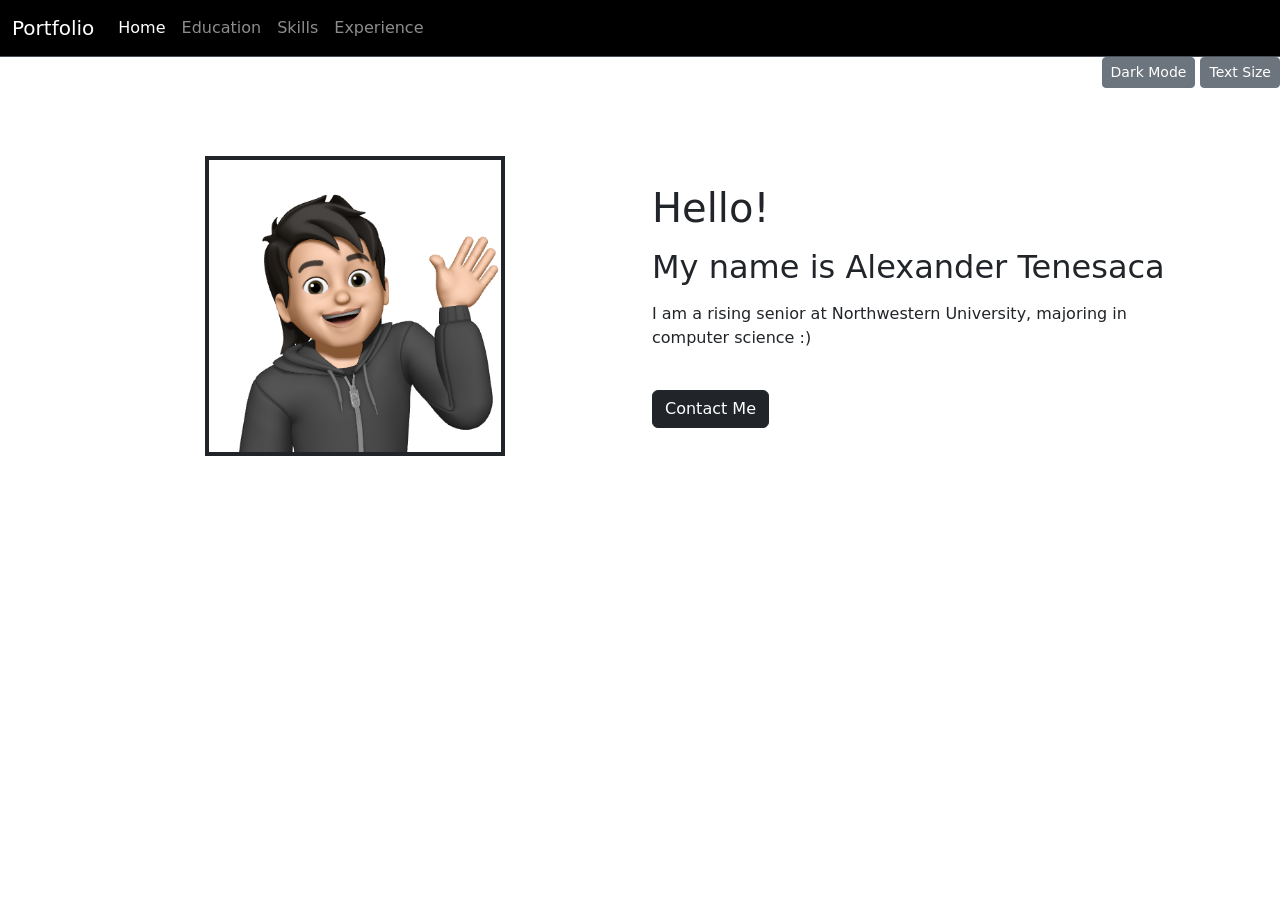
<file: index.html>
<!DOCTYPE html> <!-- tells server that this is an html doc -->

<html lang="en"> <!-- html starts -->

  <head> <!-- head keeps metadata. won't be shown on page -->

    <meta charset="utf-8"> <!-- encoding language is utf-8 standard -->
    <meta name="viewport" content="width=device-width, initial-scale=1"> <!-- fits content in different devices -->
    <title>Home</title>

    <!-- TODO: LINK STYLESHEET (bootstrap) -->
    <link href="https://cdn.jsdelivr.net/npm/bootstrap@5.3.3/dist/css/bootstrap.min.css" rel="stylesheet" integrity="sha384-QWTKZyjpPEjISv5WaRU9OFeRpok6YctnYmDr5pNlyT2bRjXh0JMhjY6hW+ALEwIH" crossorigin="anonymous">
    <!--  <link rel="stylesheet" href="assets/css/main.css"> -->

  </head>


  <body> <!-- body starts: anything in body will be rendered on page -->

    <!-- BootStrap Code Starts: https://getbootstrap.com/docs/5.3/components/navbar/#nav -->
    <nav class="navbar navbar-expand-lg bg-black border-bottom border-body" data-bs-theme="dark">
      <!-- include all four pages -->
      <div class="container-fluid">

        <a class="navbar-brand" href="index.html">Portfolio</a>
        <button class="navbar-toggler" type="button" data-bs-toggle="collapse" data-bs-target="#navbarNavAltMarkup" aria-controls="navbarNavAltMarkup" aria-expanded="false" aria-label="Toggle navigation">
          <span class="navbar-toggler-icon"></span>
        </button>

        <div class="collapse navbar-collapse" id="navbarNavAltMarkup">
          <div class="navbar-nav">
            <a class="nav-link active" aria-current="page" href="index.html">Home</a>
            <a class="nav-link" href="education.html">Education</a>
            <a class="nav-link" href="skills.html">Skills</a>
            <a class="nav-link" href="experience.html">Experience</a>
          </div>
        </div>

      </div>
    </nav>

    <script src="https://cdn.jsdelivr.net/npm/bootstrap@5.3.3/dist/js/bootstrap.bundle.min.js" integrity="sha384-YvpcrYf0tY3lHB60NNkmXc5s9fDVZLESaAA55NDzOxhy9GkcIdslK1eN7N6jIeHz" crossorigin="anonymous"></script>
    <!-- BootStrap Code Ends -->


    <main> <!-- main content of page -->

      <!-- interactive features starts -->
      <div class="text-end">

        <button type="button" class="btn btn-secondary btn-sm" onclick="changeMode()" id="darkModeButton">Dark Mode</button>

        <button type="button" class="btn btn-secondary btn-sm" onclick="changeTextSize()" id="textSizeButton">Text Size</button>

      </div>
      <!-- interactive features ends -->

      <!-- Displayed content for users with JavaScript enabled -->
      <noscript>
        <div class="alert alert-warning text-center mt-3" role="alert">
          <strong>JavaScript is disabled in your browser!</strong> <br>
          For the best experience, please enable JavaScript or use a browser that supports it. <br>
          May affect the functionality of the following buttons: <span class="fst-italic bold fw-bold text-danger">dropdown, dark mode, text size.</span>
        </div>
      </noscript>


      <!-- Page Content -->
      <div class="container my-5">
        
        <div class="row"> 

          <!-- Image -->
          <div class="col-md-6 align-self-center text-center">
            <img class="border border-dark border-4" src="images/profile.png" alt="profile" style="width: 300px; height: auto;"> 
          </div>

          <!-- Introduction -->
          <div class="col-md-6 my-5">
            <h1 class="mb-3"> Hello! </h1>
            <h2 class="mb-3"> My name is Alexander Tenesaca </h2>
            <p>
              I am a rising senior at Northwestern University, majoring in computer science :)
            </p>
            <br>
            <a href="mailto:alexandertenesasca2025@u.northwestern.edu?subject=More%20Information" class="btn btn-dark">Contact Me</a>

          </div>

        </div>

      </div>


      <!-- Page Content End -->

    </main> <!-- main content of page ends -->

    <script type="text/javascript" src="assets/js/main.js"> </script> <!-- javascript file -->

  </body> <!-- body ends -->

</html> <!-- html ends -->
</file>
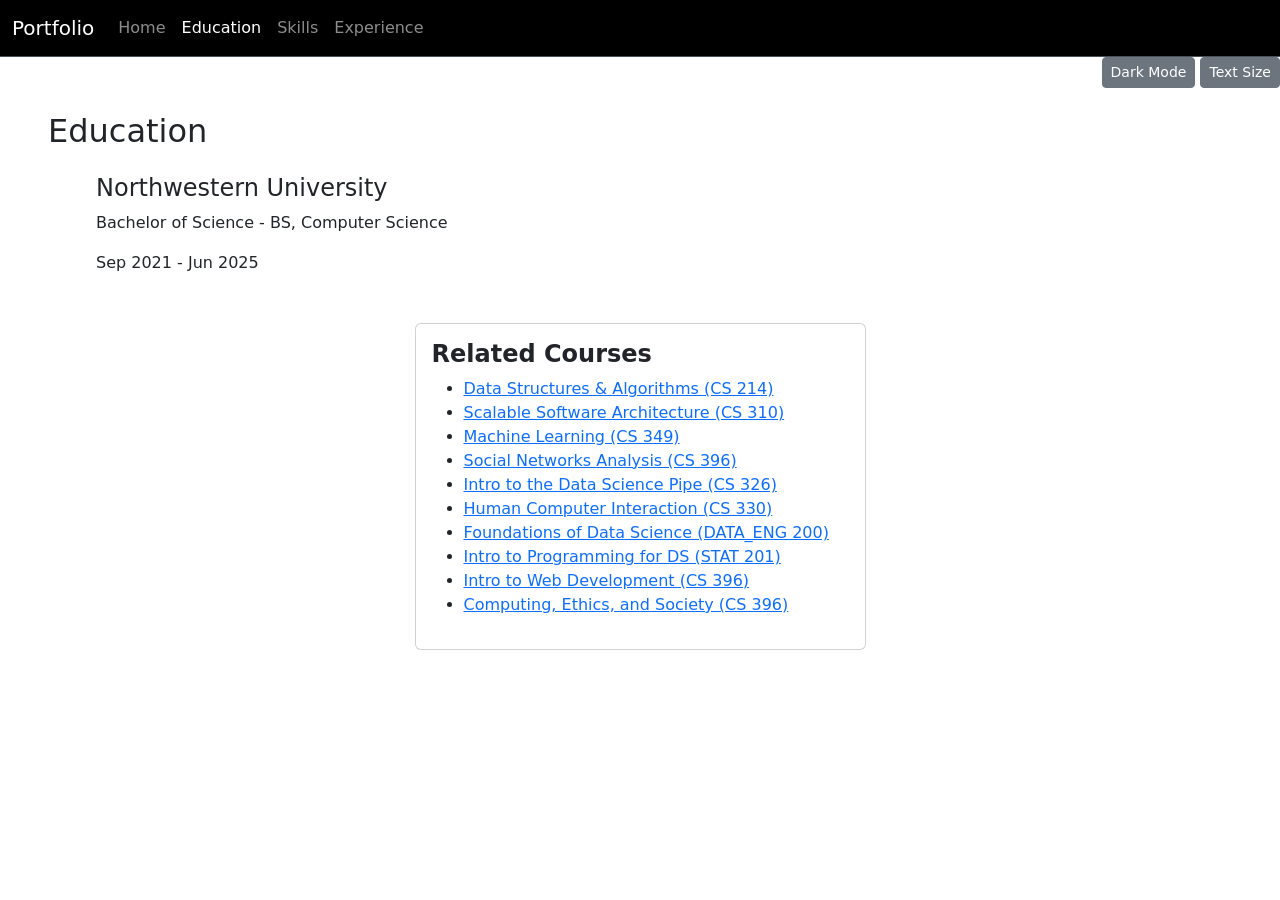
<file: education.html>
<!DOCTYPE html> <!-- tells server that this is an html doc -->

<html lang="en"> <!-- html starts -->

  <head> <!-- head keeps metadata. won't be shown on page -->

    <meta charset="utf-8"> <!-- encoding language is utf-8 standard -->
    <meta name="viewport" content="width=device-width, initial-scale=1"> <!-- fits content in different devices -->
    <title>Education</title>

    <!-- TODO: LINK STYLESHEET (bootstrap) -->
    <link href="https://cdn.jsdelivr.net/npm/bootstrap@5.3.3/dist/css/bootstrap.min.css" rel="stylesheet" integrity="sha384-QWTKZyjpPEjISv5WaRU9OFeRpok6YctnYmDr5pNlyT2bRjXh0JMhjY6hW+ALEwIH" crossorigin="anonymous">
    <!--  <link rel="stylesheet" href="assets/css/main.css"> -->

  </head>


  <body> <!-- body starts: anything in body will be rendered on page -->

    <!-- BootStrap Code Starts: https://getbootstrap.com/docs/5.3/components/navbar/#nav -->
    <nav class="navbar navbar-expand-lg bg-black border-bottom border-body" data-bs-theme="dark">
      <!-- include all four pages -->
      <div class="container-fluid">

        <a class="navbar-brand" href="index.html">Portfolio</a>
        <button class="navbar-toggler" type="button" data-bs-toggle="collapse" data-bs-target="#navbarNavAltMarkup" aria-controls="navbarNavAltMarkup" aria-expanded="false" aria-label="Toggle navigation">
          <span class="navbar-toggler-icon"></span>
        </button>

        <div class="collapse navbar-collapse" id="navbarNavAltMarkup">
          <div class="navbar-nav">
            <a class="nav-link" href="index.html">Home</a>
            <a class="nav-link active" aria-current="page" href="education.html">Education</a>
            <a class="nav-link" href="skills.html">Skills</a>
            <a class="nav-link" href="experience.html">Experience</a>
          </div>
        </div>

      </div>
    </nav>

    <script src="https://cdn.jsdelivr.net/npm/bootstrap@5.3.3/dist/js/bootstrap.bundle.min.js" integrity="sha384-YvpcrYf0tY3lHB60NNkmXc5s9fDVZLESaAA55NDzOxhy9GkcIdslK1eN7N6jIeHz" crossorigin="anonymous"></script>
    <!-- BootStrap Code Ends -->


    <main> <!-- main content of page -->

      <!-- interactive features starts -->
      <div class="text-end">

        <button type="button" class="btn btn-secondary btn-sm" onclick="changeMode()" id="darkModeButton">Dark Mode</button>

        <button type="button" class="btn btn-secondary btn-sm" onclick="changeTextSize()" id="textSizeButton">Text Size</button>

      </div>
      <!-- interactive features ends -->

      <!-- Displayed content for users with JavaScript enabled -->
      <noscript>
        <div class="alert alert-warning text-center mt-3" role="alert">
          <strong>JavaScript is disabled in your browser!</strong> <br>
          For the best experience, please enable JavaScript or use a browser that supports it. <br>
          May affect the functionality of the following buttons: <span class="fst-italic bold fw-bold text-danger">dropdown, dark mode, text size.</span>
        </div>
      </noscript>


      <!-- Page Content -->
      <div class="mx-5 my-4">

        <h1 style="font-size: 2em;">Education</h1>
          <div class="m-4 mx-5">
              <h2 style="font-size: 1.5em;">Northwestern University</h2>
              <p>Bachelor of Science - BS, Computer Science</p>
              <p class="fw-light">Sep 2021 - Jun 2025</p>
          </div>

      </div>


      <!-- Cards -->
      <div class="container my-5">
        <div class="row gy-4 justify-content-evenly">


          <div class="col-12 col-md-5">
              <div class="card">
                  <div class="card-body">
                      <h3 style="font-size: 1.5em;" class="card-title"> <strong>Related Courses</strong> </h3>
                      <ul>
                          <li> 
                            <a href="https://www.mccormick.northwestern.edu/computer-science/academics/courses/descriptions/214.html" 
                              class="card-link"
                              target="_blank"
                              rel="noopener noreferrer">
                              Data Structures & Algorithms (CS 214)
                            </a> 
                          </li>
                          <li> 
                            <a href="https://www.mccormick.northwestern.edu/computer-science/academics/courses/descriptions/310.html" 
                              class="card-link"
                              target="_blank"
                              rel="noopener noreferrer">
                              Scalable Software Architecture (CS 310)
                            </a> 
                          </li>
                          <li> 
                            <a href="https://www.mccormick.northwestern.edu/computer-science/academics/courses/descriptions/349.html" 
                              class="card-link"
                              target="_blank"
                              rel="noopener noreferrer">
                              Machine Learning (CS 349)
                            </a> 
                          </li>
                          <li> 
                            <a href="https://www.mccormick.northwestern.edu/computer-science/academics/courses/descriptions/341.html" 
                              class="card-link"
                              target="_blank"
                              rel="noopener noreferrer">
                              Social Networks Analysis (CS 396)
                            </a> 
                          </li>
                          <li> 
                            <a href="https://www.mccormick.northwestern.edu/computer-science/academics/courses/descriptions/326.html" 
                              class="card-link"
                              target="_blank"
                              rel="noopener noreferrer">
                              Intro to the Data Science Pipe (CS 326)
                            </a> 
                          </li>
                          <li> 
                            <a href="https://www.mccormick.northwestern.edu/computer-science/academics/courses/descriptions/330-1.html" 
                              class="card-link"
                              target="_blank"
                              rel="noopener noreferrer">
                              Human Computer Interaction (CS 330)
                            </a> 
                          </li>
                          <li> 
                            <a href="https://northwestern-preview.courseleaf.com/undergraduate/engineering-applied-science/machine-learning-data-science/#coursestext" 
                              class="card-link"
                              target="_blank"
                              rel="noopener noreferrer">
                              Foundations of Data Science (DATA_ENG 200)
                            </a> 
                          </li>
                          <li> 
                            <a href="https://class-descriptions.northwestern.edu/4910/WCAS/STAT/42155" 
                              class="card-link"
                              target="_blank"
                              rel="noopener noreferrer">
                              Intro to Programming for DS (STAT 201)
                            </a> 
                          </li>
                          <li> 
                            <a href="https://www.mccormick.northwestern.edu/computer-science/academics/courses/descriptions/396-6.html" 
                              class="card-link"
                              target="_blank"
                              rel="noopener noreferrer">
                              Intro to Web Development (CS 396)
                            </a> 
                          </li>
                          <li> 
                            <a href="https://www.mccormick.northwestern.edu/computer-science/academics/courses/descriptions/396-4.html" 
                              class="card-link"
                              target="_blank"
                              rel="noopener noreferrer">
                              Computing, Ethics, and Society (CS 396)
                            </a> 
                          </li>
                      </ul>
                  </div>
              </div>
          </div>


        </div>
      </div>


      <!-- Page Content End -->

    </main> <!-- main content of page ends -->

    <script type="text/javascript" src="assets/js/main.js"> </script> <!-- javascript file -->

  </body> <!-- body ends -->

</html> <!-- html ends -->
</file>
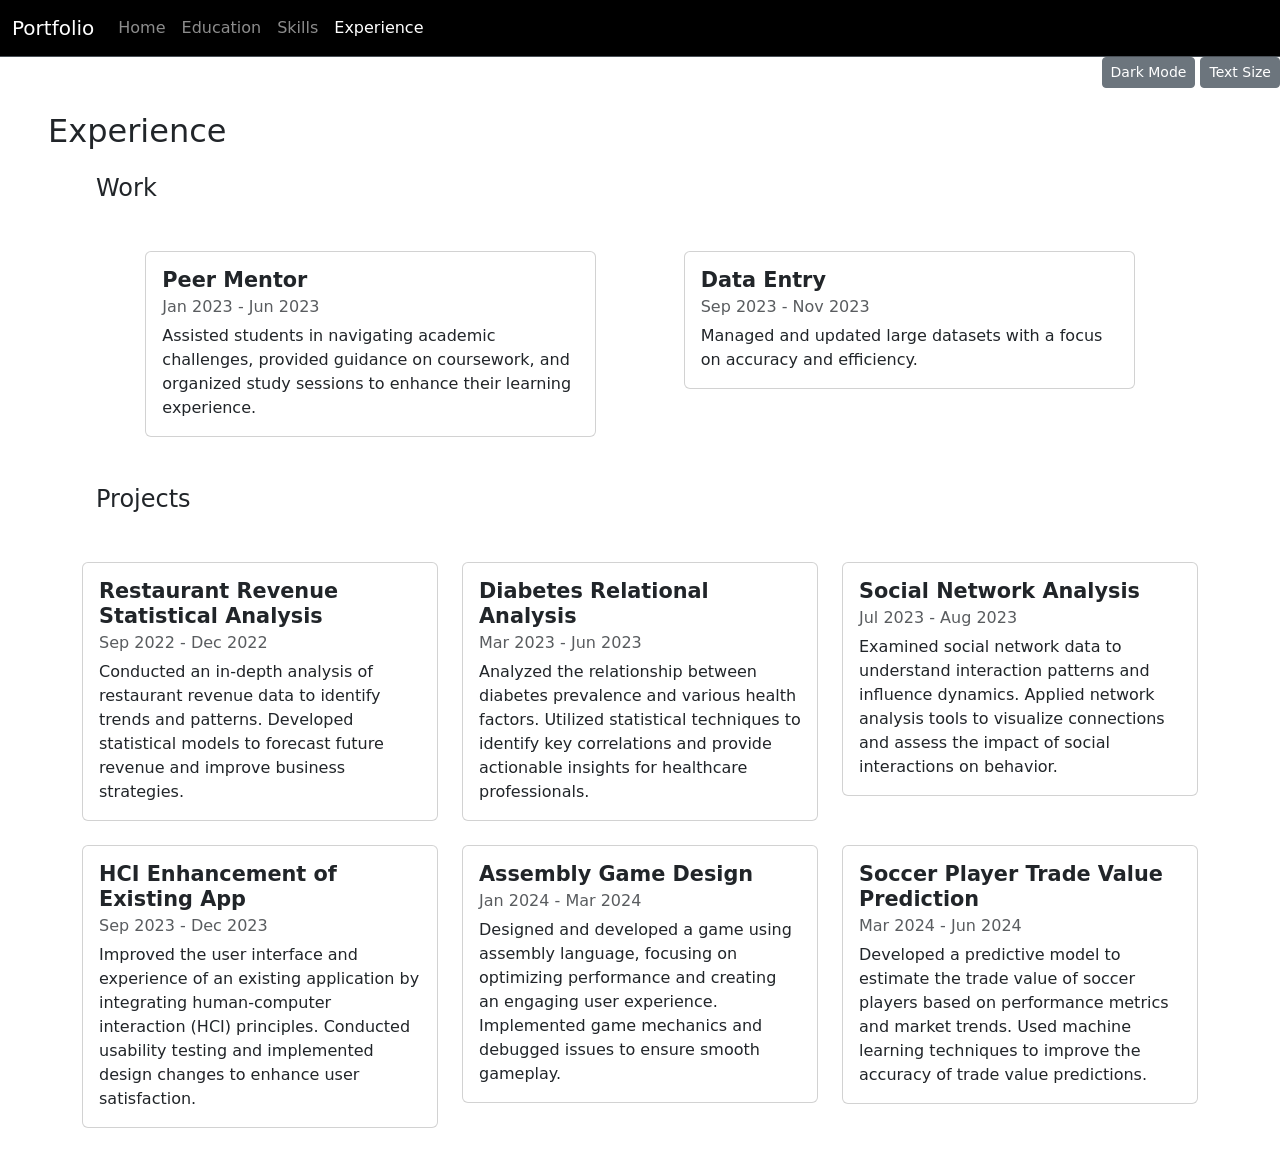
<file: experience.html>
<!DOCTYPE html> <!-- tells server that this is an html doc -->

<html lang="en"> <!-- html starts -->

  <head> <!-- head keeps metadata. won't be shown on page -->

    <meta charset="utf-8"> <!-- encoding language is utf-8 standard -->
    <meta name="viewport" content="width=device-width, initial-scale=1"> <!-- fits content in different devices -->
    <title>Experience</title>

    <!-- TODO: LINK STYLESHEET (bootstrap) -->
    <link href="https://cdn.jsdelivr.net/npm/bootstrap@5.3.3/dist/css/bootstrap.min.css" rel="stylesheet" integrity="sha384-QWTKZyjpPEjISv5WaRU9OFeRpok6YctnYmDr5pNlyT2bRjXh0JMhjY6hW+ALEwIH" crossorigin="anonymous">
    <!--  <link rel="stylesheet" href="assets/css/main.css"> -->

  </head>


  <body> <!-- body starts: anything in body will be rendered on page -->

    <!-- BootStrap Code Starts: https://getbootstrap.com/docs/5.3/components/navbar/#nav -->
    <nav class="navbar navbar-expand-lg bg-black border-bottom border-body" data-bs-theme="dark">
      <!-- include all four pages -->
      <div class="container-fluid">

        <a class="navbar-brand" href="index.html">Portfolio</a>
        <button class="navbar-toggler" type="button" data-bs-toggle="collapse" data-bs-target="#navbarNavAltMarkup" aria-controls="navbarNavAltMarkup" aria-expanded="false" aria-label="Toggle navigation">
          <span class="navbar-toggler-icon"></span>
        </button>

        <div class="collapse navbar-collapse" id="navbarNavAltMarkup">
          <div class="navbar-nav">
            <a class="nav-link" href="index.html">Home</a>
            <a class="nav-link" href="education.html">Education</a>
            <a class="nav-link" href="skills.html">Skills</a>
            <a class="nav-link active" aria-current="page" href="experience.html">Experience</a>
          </div>
        </div>

      </div>
    </nav>

    <script src="https://cdn.jsdelivr.net/npm/bootstrap@5.3.3/dist/js/bootstrap.bundle.min.js" integrity="sha384-YvpcrYf0tY3lHB60NNkmXc5s9fDVZLESaAA55NDzOxhy9GkcIdslK1eN7N6jIeHz" crossorigin="anonymous"></script>
    <!-- BootStrap Code Ends -->


    <main> <!-- main content of page -->

      <!-- interactive features starts -->
      <div class="text-end">

        <button type="button" class="btn btn-secondary btn-sm" onclick="changeMode()" id="darkModeButton">Dark Mode</button>

        <button type="button" class="btn btn-secondary btn-sm" onclick="changeTextSize()" id="textSizeButton">Text Size</button>

      </div>
      <!-- interactive features ends -->

      <!-- Displayed content for users with JavaScript enabled -->
      <noscript>
        <div class="alert alert-warning text-center mt-3" role="alert">
          <strong>JavaScript is disabled in your browser!</strong> <br>
          For the best experience, please enable JavaScript or use a browser that supports it. <br>
          May affect the functionality of the following buttons: <span class="fst-italic bold fw-bold text-danger">dropdown, dark mode, text size.</span>
        </div>
      </noscript>


      <!-- Page Content -->
      <div class="mx-5 my-4">

        <h1 style="font-size: 2em;"> Experience </h1>

          
          <h2 style="font-size: 1.5em;" class="m-4 mx-5">Work</h2>

            <!-- Cards -->
            <div class="container my-5">
              <div class="row gy-4 justify-content-evenly">

                <div class="col-12 col-md-5">
                    <div class="card">
                        <div class="card-body">
                            <h3 style="font-size: 1.3em;" class="card-title"> <strong>Peer Mentor</strong> </h3>
                            <h4 style="font-size: 1em;" class="card-subtitle mb-2 text-body-secondary">Jan 2023 - Jun 2023</h4>
                            <p class="card-text">Assisted students in navigating academic challenges, provided guidance on coursework, and organized study sessions to enhance their learning experience.</p>
                        </div>
                    </div>
                </div>

                <div class="col-12 col-md-5">
                    <div class="card">
                        <div class="card-body">
                            <h3 style="font-size: 1.3em;" class="card-title"> <strong>Data Entry</strong> </h3>
                            <h4 style="font-size: 1em;" class="card-subtitle mb-2 text-body-secondary">Sep 2023 - Nov 2023</h4>
                            <p class="card-text">Managed and updated large datasets with a focus on accuracy and efficiency.</p>
                        </div>
                    </div>
                </div>

              </div>
            </div>


          <h2 style="font-size: 1.5em;" class="m-4 mx-5">Projects</h2>

            <!-- Cards -->
            <div class="container my-5">

              <!-- Start Row -->
              <div class="row gy-4 justify-content-evenly">

                <div class="col-12 col-md-4">
                    <div class="card">
                        <div class="card-body">
                            <h3 style="font-size: 1.3em;" class="card-title"> <strong>Restaurant Revenue Statistical Analysis</strong> </h3>
                            <h4 style="font-size: 1em;" class="card-subtitle mb-2 text-body-secondary">Sep 2022 - Dec 2022</h4>
                            <p class="card-text">Conducted an in-depth analysis of restaurant revenue data to identify trends and patterns. Developed statistical models to forecast future revenue and improve business strategies.</p>
                        </div>
                    </div>
                </div>

                <!-- Relational Analysis of Diabetes and Health Factors -->

                <div class="col-12 col-md-4">
                    <div class="card">
                        <div class="card-body">
                            <h3 style="font-size: 1.3em;" class="card-title"> <strong>Diabetes Relational Analysis</strong> </h3>
                            <h4 style="font-size: 1em;" class="card-subtitle mb-2 text-body-secondary">Mar 2023 - Jun 2023</h4>
                            <p class="card-text">Analyzed the relationship between diabetes prevalence and various health factors. Utilized statistical techniques to identify key correlations and provide actionable insights for healthcare professionals.</p>
                        </div>
                    </div>
                </div>

                <div class="col-12 col-md-4">
                    <div class="card">
                        <div class="card-body">
                            <h3 style="font-size: 1.3em;" class="card-title"> <strong>Social Network Analysis</strong> </h3>
                            <h4 style="font-size: 1em;" class="card-subtitle mb-2 text-body-secondary">Jul 2023 - Aug 2023</h4>
                            <p class="card-text">Examined social network data to understand interaction patterns and influence dynamics. Applied network analysis tools to visualize connections and assess the impact of social interactions on behavior.</p>
                        </div>
                    </div>
                </div>

                <div class="col-12 col-md-4">
                    <div class="card">
                        <div class="card-body">
                            <h3 style="font-size: 1.3em;" class="card-title"> <strong>HCI Enhancement of Existing App</strong> </h3>
                            <h4 style="font-size: 1em;" class="card-subtitle mb-2 text-body-secondary">Sep 2023 - Dec 2023</h4>
                            <p class="card-text">Improved the user interface and experience of an existing application by integrating human-computer interaction (HCI) principles. Conducted usability testing and implemented design changes to enhance user satisfaction.</p>
                        </div>
                    </div>
                </div>

                <div class="col-12 col-md-4">
                    <div class="card">
                        <div class="card-body">
                            <h3 style="font-size: 1.3em;" class="card-title"> <strong>Assembly Game Design</strong> </h3>
                            <h4 style="font-size: 1em;" class="card-subtitle mb-2 text-body-secondary">Jan 2024 - Mar 2024</h4>
                            <p class="card-text">Designed and developed a game using assembly language, focusing on optimizing performance and creating an engaging user experience. Implemented game mechanics and debugged issues to ensure smooth gameplay.</p>
                        </div>
                    </div>
                </div>

                <div class="col-12 col-md-4">
                    <div class="card">
                        <div class="card-body">
                            <h3 style="font-size: 1.3em;" class="card-title"> <strong>Soccer Player Trade Value Prediction</strong> </h3>
                            <h4 style="font-size: 1em;" class="card-subtitle mb-2 text-body-secondary">Mar 2024 - Jun 2024</h4>
                            <p class="card-text">Developed a predictive model to estimate the trade value of soccer players based on performance metrics and market trends. Used machine learning techniques to improve the accuracy of trade value predictions.</p>
                        </div>
                    </div>
                </div>

              </div> <!-- End of Row -->


            </div> <!-- end of container -->


      </div> 


      <!-- Page Content End -->

    </main> <!-- main content of page ends -->

    <script type="text/javascript" src="assets/js/main.js"> </script> <!-- javascript file -->

  </body> <!-- body ends -->

</html> <!-- html ends -->
</file>
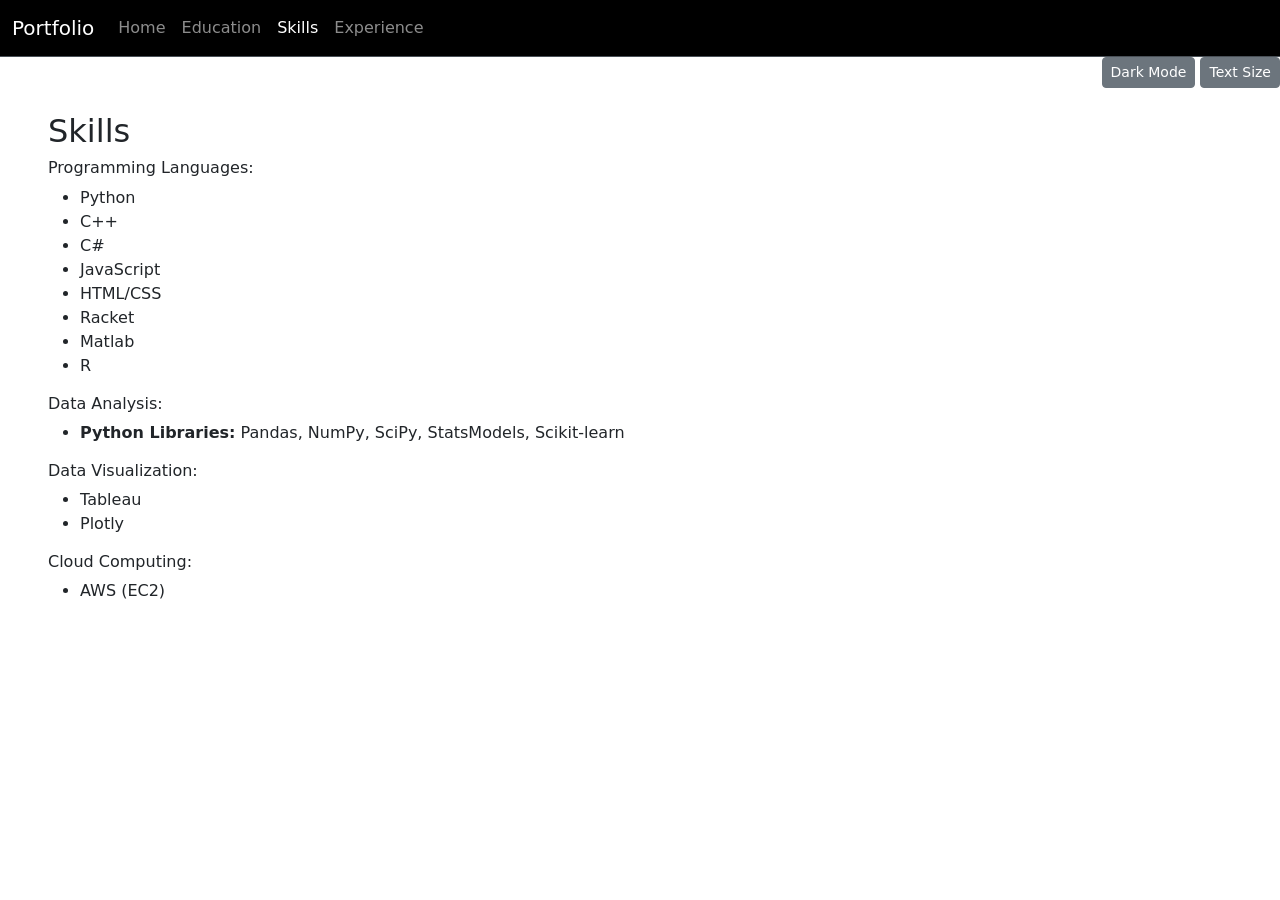
<file: skills.html>
<!DOCTYPE html> <!-- tells server that this is an html doc -->

<html lang="en"> <!-- html starts -->

  <head> <!-- head keeps metadata. won't be shown on page -->

    <meta charset="utf-8"> <!-- encoding language is utf-8 standard -->
    <meta name="viewport" content="width=device-width, initial-scale=1"> <!-- fits content in different devices -->
    <title>Experience</title>

    <!-- TODO: LINK STYLESHEET (bootstrap) -->
    <link href="https://cdn.jsdelivr.net/npm/bootstrap@5.3.3/dist/css/bootstrap.min.css" rel="stylesheet" integrity="sha384-QWTKZyjpPEjISv5WaRU9OFeRpok6YctnYmDr5pNlyT2bRjXh0JMhjY6hW+ALEwIH" crossorigin="anonymous">
    <!--  <link rel="stylesheet" href="assets/css/main.css"> -->

    <script src="https://code.highcharts.com/highcharts.js"></script> <!-- Highcharts CDN -->

  </head>


  <body> <!-- body starts: anything in body will be rendered on page -->

    <!-- BootStrap Code Starts: https://getbootstrap.com/docs/5.3/components/navbar/#nav -->
    <nav class="navbar navbar-expand-lg bg-black border-bottom border-body" data-bs-theme="dark">
      <!-- include all four pages -->
      <div class="container-fluid">

        <a class="navbar-brand" href="index.html">Portfolio</a>
        <button class="navbar-toggler" type="button" data-bs-toggle="collapse" data-bs-target="#navbarNavAltMarkup" aria-controls="navbarNavAltMarkup" aria-expanded="false" aria-label="Toggle navigation">
          <span class="navbar-toggler-icon"></span>
        </button>

        <div class="collapse navbar-collapse" id="navbarNavAltMarkup">
          <div class="navbar-nav">
            <a class="nav-link" href="index.html">Home</a>
            <a class="nav-link" href="education.html">Education</a>
            <a class="nav-link active" aria-current="page" href="skills.html">Skills</a>
            <a class="nav-link" href="experience.html">Experience</a>
          </div>
        </div>

      </div>
    </nav>

    <script src="https://cdn.jsdelivr.net/npm/bootstrap@5.3.3/dist/js/bootstrap.bundle.min.js" integrity="sha384-YvpcrYf0tY3lHB60NNkmXc5s9fDVZLESaAA55NDzOxhy9GkcIdslK1eN7N6jIeHz" crossorigin="anonymous"></script>
    <!-- BootStrap Code Ends -->


    <main> <!-- main content of page -->

      <!-- interactive features starts -->
      <div class="text-end">

        <button type="button" class="btn btn-secondary btn-sm" onclick="changeMode()" id="darkModeButton">Dark Mode</button>

        <button type="button" class="btn btn-secondary btn-sm" onclick="changeTextSize()" id="textSizeButton">Text Size</button>

      </div>
      <!-- interactive features ends -->

      <!-- Displayed content for users with JavaScript enabled -->
      <noscript>
        <div class="alert alert-warning text-center mt-3" role="alert">
          <strong>JavaScript is disabled in your browser!</strong> <br>
          For the best experience, please enable JavaScript or use a browser that supports it. <br>
          May affect the functionality of the following buttons: <span class="fst-italic bold fw-bold text-danger">dropdown, dark mode, text size.</span>
        </div>
      </noscript>


      <!-- Page Content -->
      <div class="mx-5 my-4">

      <h1 style="font-size: 2em;"> Skills </h1>


        <div class="mb-3">
            <h2 style="font-size: 1em;">Programming Languages:</h2>
            <ul>
                <li>Python</li>
                <li>C++</li>
                <li>C#</li>
                <li>JavaScript</li>
                <li>HTML/CSS</li>
                <li>Racket</li>
                <li>Matlab</li>
                <li>R</li>
            </ul>
        </div>

        <div class="mb-3">
            <h2 style="font-size: 1em;">Data Analysis:</h2>
            <ul>
                <li><strong>Python Libraries:</strong> Pandas, NumPy, SciPy, StatsModels, Scikit-learn</li>
            </ul>
        </div>

        <div class="mb-3">
            <h2 style="font-size: 1em;">Data Visualization:</h2>
            <ul>
                <li>Tableau</li>
                <li>Plotly</li>
            </ul>
        </div>

        <div>
            <h2 style="font-size: 1em;">Cloud Computing:</h2>
            <ul>
                <li>AWS (EC2)</li>
            </ul>
        </div>


      </div>


    <!-- Chart -->
    <div class="container full-height d-flex justify-content-center align-items-center m-5">
      <div id="container" class="w-75" > </div>
    </div>

    <script src= "assets/js/skills.js"> </script> <!-- Highcharts -->



      <!-- Page Content End -->

    </main> <!-- main content of page ends -->

    <script type="text/javascript" src="assets/js/main.js"> </script> <!-- javascript file -->

  </body> <!-- body ends -->

</html> <!-- html ends -->
</file>
<file: assets/css/main.css>
/* Using Bootstrap CSS stylesheet*/
</file>
